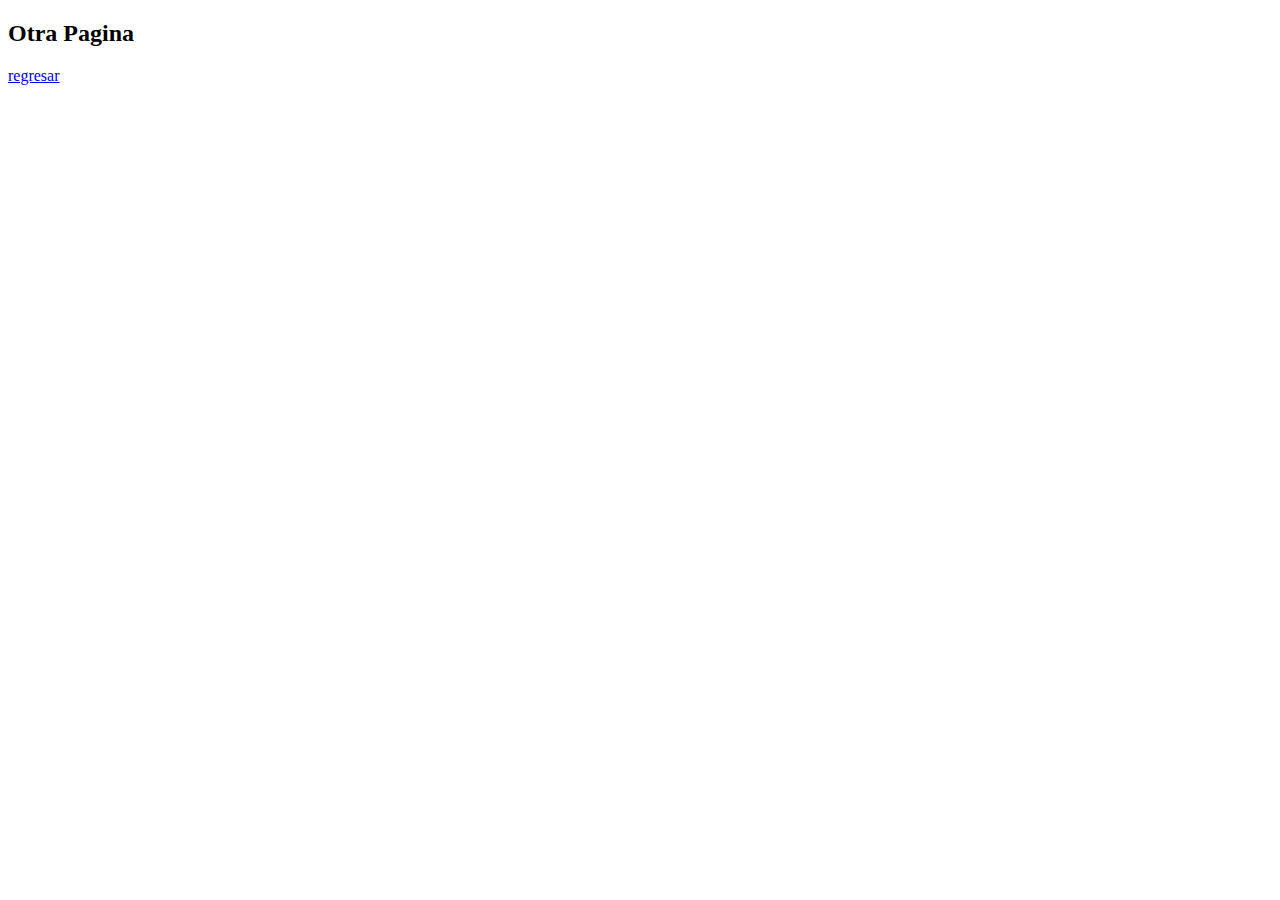
<file: pagina.html>
<!DOCTYPE html>
<html lang="en">
<head>
    <meta charset="UTF-8">
    <meta http-equiv="X-UA-Compatible" content="IE=edge">
    <meta name="viewport" content="width=device-width, initial-scale=1.0">
    <title>Document</title>
</head>
<body>
    <h2>Otra Pagina</h2>
    <a href="index.html">regresar</a>
</body>
</html>
</file>
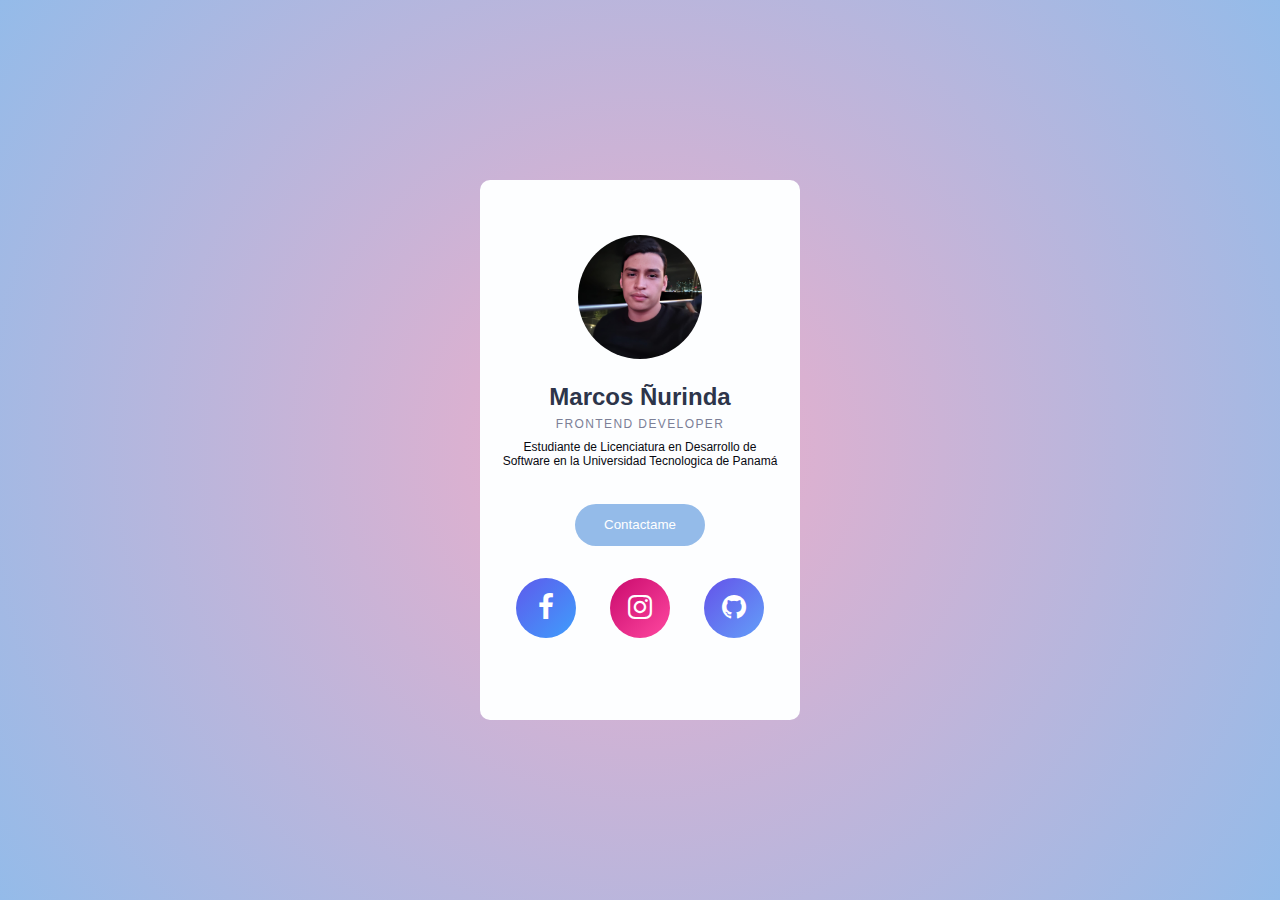
<file: presentation/grupo-presentacion.html>
<!DOCTYPE html>
<html lang="en">
<head>
    <meta charset="UTF-8">
    <meta http-equiv="X-UA-Compatible" content="IE=edge">
    <meta name="viewport" content="width=device-width, initial-scale=1.0">
    <link rel="stylesheet" href="./css/estilos.css">
    <link href="//maxcdn.bootstrapcdn.com/font-awesome/4.2.0/css/font-awesome.min.css" rel="stylesheet">
    <link href='//fonts.googleapis.com/css?family=Roboto:400,700,300' rel='stylesheet' type='text/css'>
    <title>Document</title>
</head>
<body>
    <div class="wrapper">
        <div class="profile">
            <img src="./images/profile-photo-mn.jpg" class="thumbnail" alt="profile photo marcos ñurinda">
            <h3 class="name">Marcos Ñurinda</h3>
            <p class="title">Frontend Developer</p>
            <p class="description">Estudiante de Licenciatura en Desarrollo de Software en la Universidad Tecnologica de Panamá</p>
            <button type="button" class="btn">Contactame</button>
        </div>

        <div class="social-icons">
            <div class="icon">
                <a href="https://www.facebook.com/MarcosANJarquin/" target="_blank"><i class="fa fa-facebook"></i></a>
            </div>
            
            <div class="icon">
                <a href="https://www.instagram.com/marck.alexandre/" target="_blank"><i class="fa fa-instagram"></i></a>
            </div>
            
            <div class="icon">
                <a href="https://github.com/MarckJrquin" target="_blank"><i class="fa fa-github"></i></a>
            </div>
        </div>
    </div>
</body>
</html>
</file>
<file: presentation/css/estilos.css>
@import url("https://fonts.googleapis.com/css2?family=Baloo+Paaji+2:wght@400;500&display=swap");


* {
    padding: 0;
    margin: 0;
    box-sizing: border-box;
}

body {
    width: 100%;
    height: 100vh;
    display: flex;
    position: relative;
    background: radial-gradient(circle, rgba(238,174,202,1) 0%, rgba(148,187,233,1) 100%);
    align-items: center;
    flex-direction: column;
    justify-content: center;

    /*background-image: url(./fondo-pmu.jpg);
    background-position: center center;
    background-repeat:no-repeat;
    background-size: cover;
    margin: 0;*/

    font-family: "Open Sans", sans-serif;
    font-size: 100%;
}

.wrapper {
	width: 320px;
	height: 540px;
	background: #fdfeff;
	border-radius: 10px;
	padding: 20px 20px 20px 20px;
	box-shadow: 0 8px 40px rgba(#000000, 0.2);
    transition: .3s transform linear;
    -webkit-transform: scale(1);
}

.wrapper:hover{
    transition: .3s transform linear;
    -webkit-transform: scale(1.006);
}


.profile{
    margin-top: 2.2em;
	position: relative;
}

.thumbnail {
    width: 124px;
    height: 124px;
    display: flex;
    margin-left: auto;
    margin-right: auto;
    margin-bottom: 1.5em;
    border-radius: 100%;
    box-shadow: 0 13px 26px rgba(#000, 0.2), 0 3px 6px rgba(#000, 0.2);
    transition: .3s transform linear;
    -webkit-transform: scale(1);
}

.thumbnail:hover{
    transform: scale(1.1);
    transition: all 265ms ease-in;
}

.name {
    color: #2d354a;
    font-size: 24px;
    font-weight: 600;
    text-align: center;
}

.title {
    color: #7c8097;
    font-size: 0.75em;
    font-weight: 300;
    text-align: center;
    padding-top: 0.5em;
    padding-bottom: 0.7em;
    letter-spacing: 1.4px;
    text-transform: uppercase;
}

.description {
    color: #080911;
    font-size: 12px;
    font-weight: 300;
    text-align: center;
    margin-bottom: 3em;
}

.btn {
    color: #fff;
    width: 130px;
    height: 42px;
    outline: none;
    border: none;
    display: block;
    cursor: pointer;
    font-weight: 300;
    margin-left: auto;
    margin-right: auto;
    border-radius: 70px;
    box-shadow: 0 13px 26px rgba(#000, 0.16), 0 3px 6px rgba(#000, 0.16);
    background: #94bbe9;
    transition: .3s transform linear;
    -webkit-transform: scale(1);
}

.btn:hover{
    background: linear-gradient(to bottom right, #C90A6D, #FF48A0);
    transform: scale(1.1);
    transition: all 265ms ease-in;
}


.social-icons{
    display: flex;
	margin-top: 2em;
    margin-left: 1em;
    margin-right: 1em;
	justify-content: space-between;
}

.social-icons .icon{
    display: flex;
	align-items: center;
	flex-direction: column;
    transition: .3s transform linear;
    -webkit-transform: scale(1);
}

.social-icons .icon a {
    color: rgb(255, 255, 255);
    width: 60px;
    height: 60px;
    font-size: 28px;
    line-height: 60px;
    text-align: center;
    display: inline-block;
    border-radius: 30px;
    box-shadow: 0 13px 26px rgba(#000, 0.2), 0 3px 6px rgba(#000, 0.2);
}

.social-icons .icon:hover{
    transition: .3s transform linear;
    -webkit-transform: scale(1.1);
}

.social-icons .icon:nth-of-type(1) a {
    background: linear-gradient(to bottom right, #5E5AEC, #3F9EFC);
}

.social-icons .icon:nth-of-type(2) a {
    background: linear-gradient(to bottom right, #C90A6D, #FF48A0);
}

.social-icons .icon:nth-of-type(3) a {

    background: linear-gradient(to bottom right, #6452E9, #639FF9);
}
</file>
